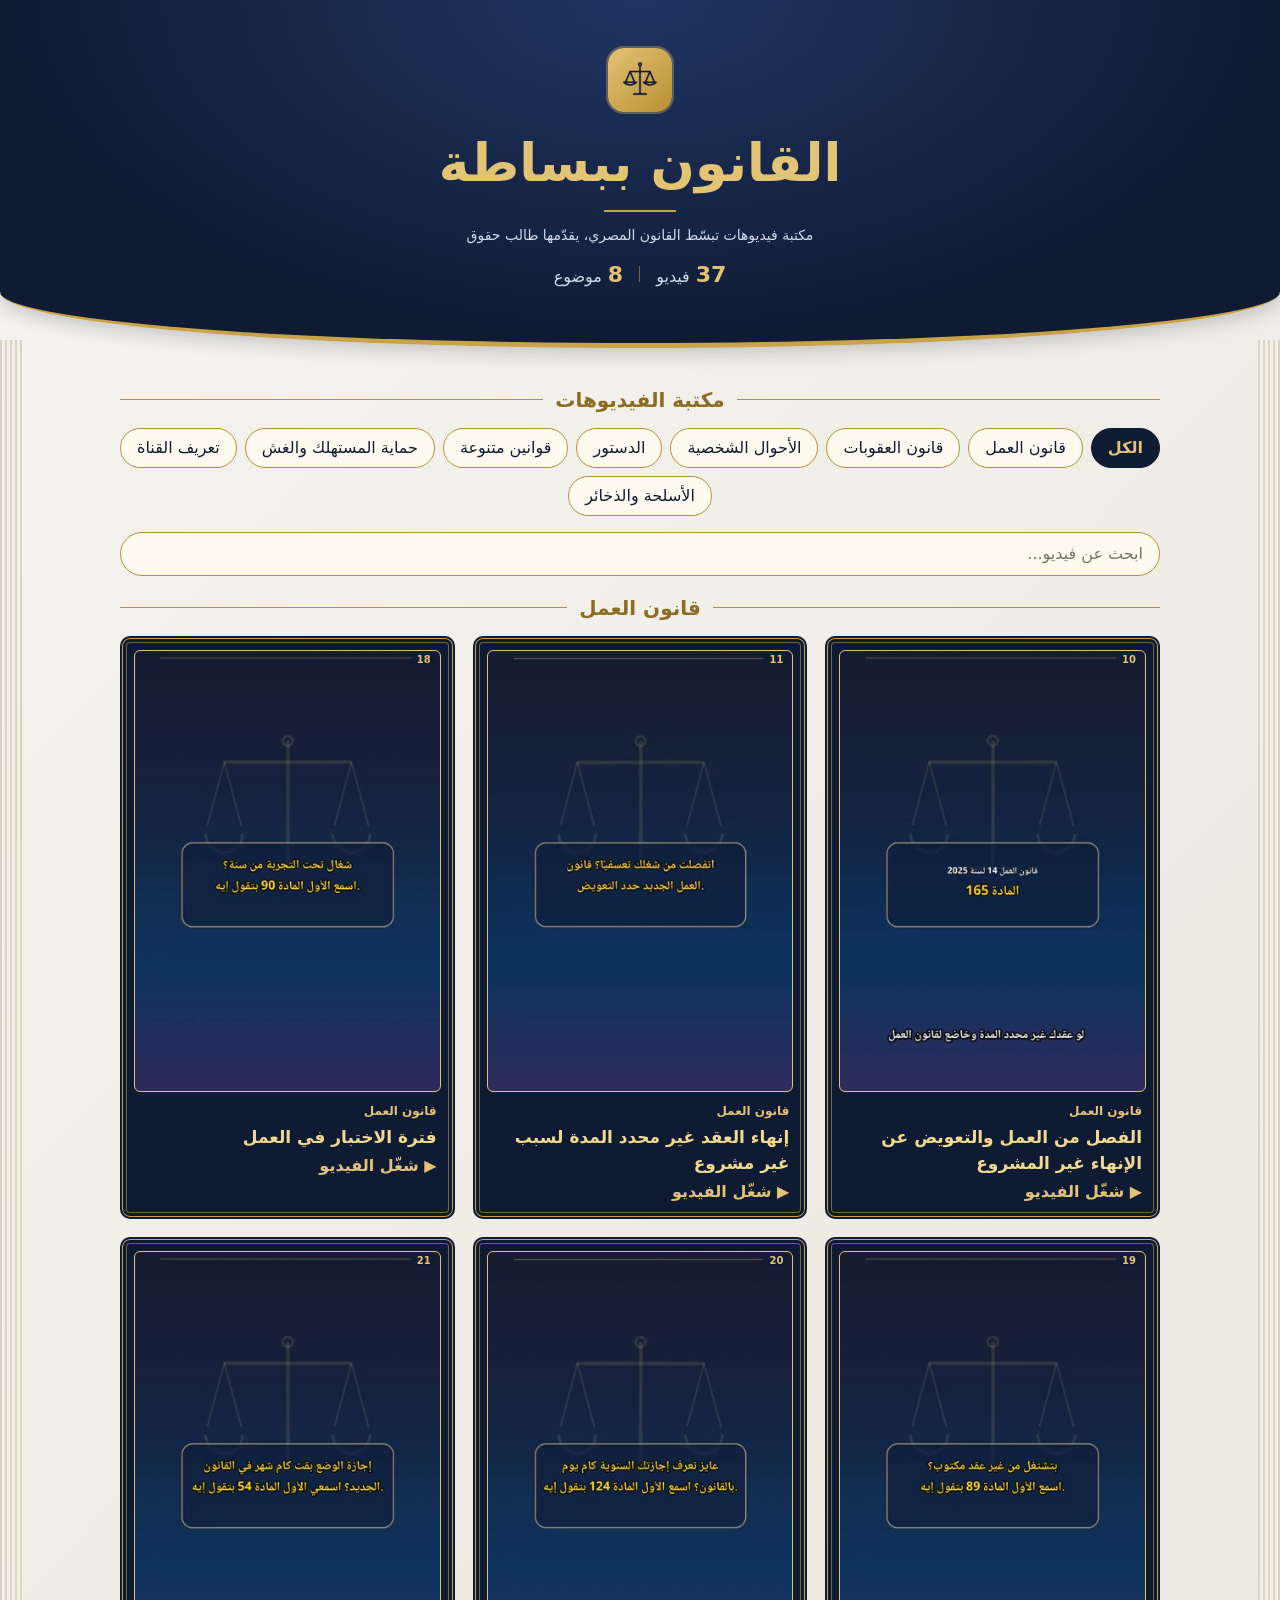
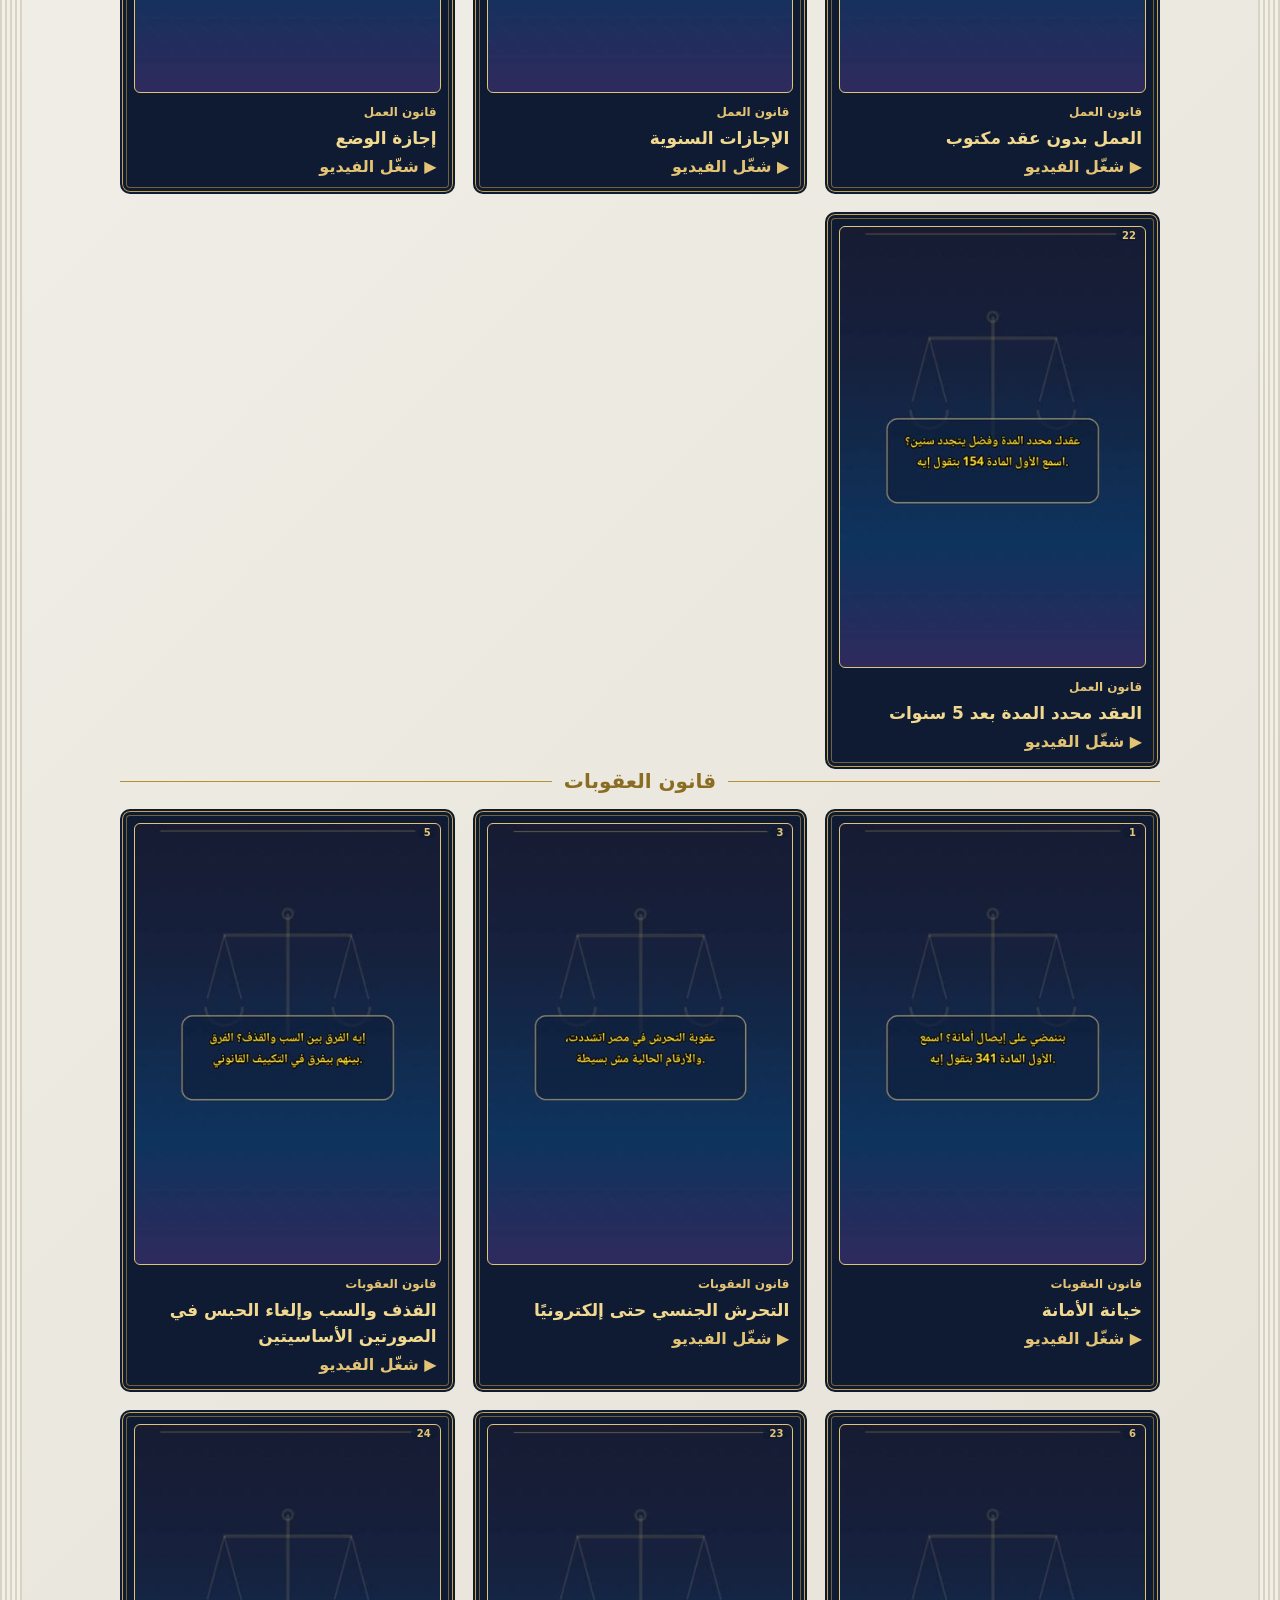
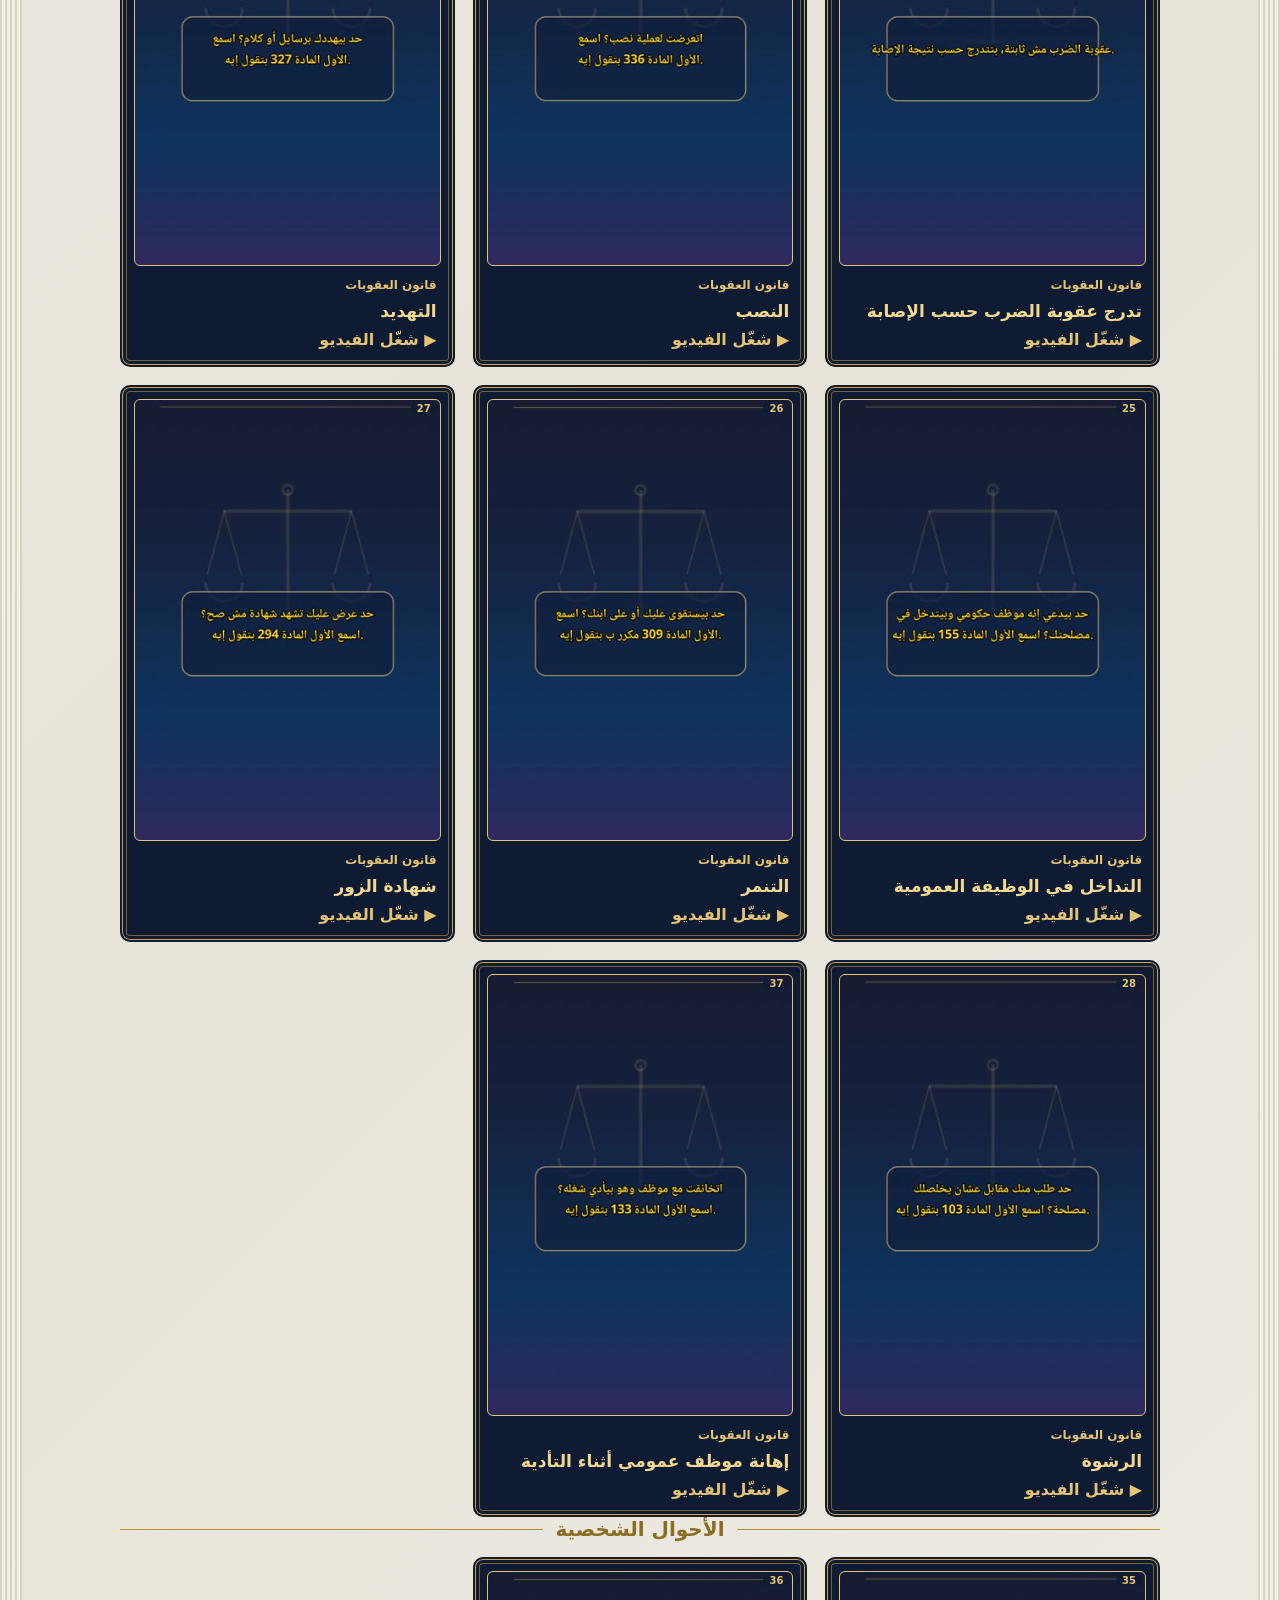
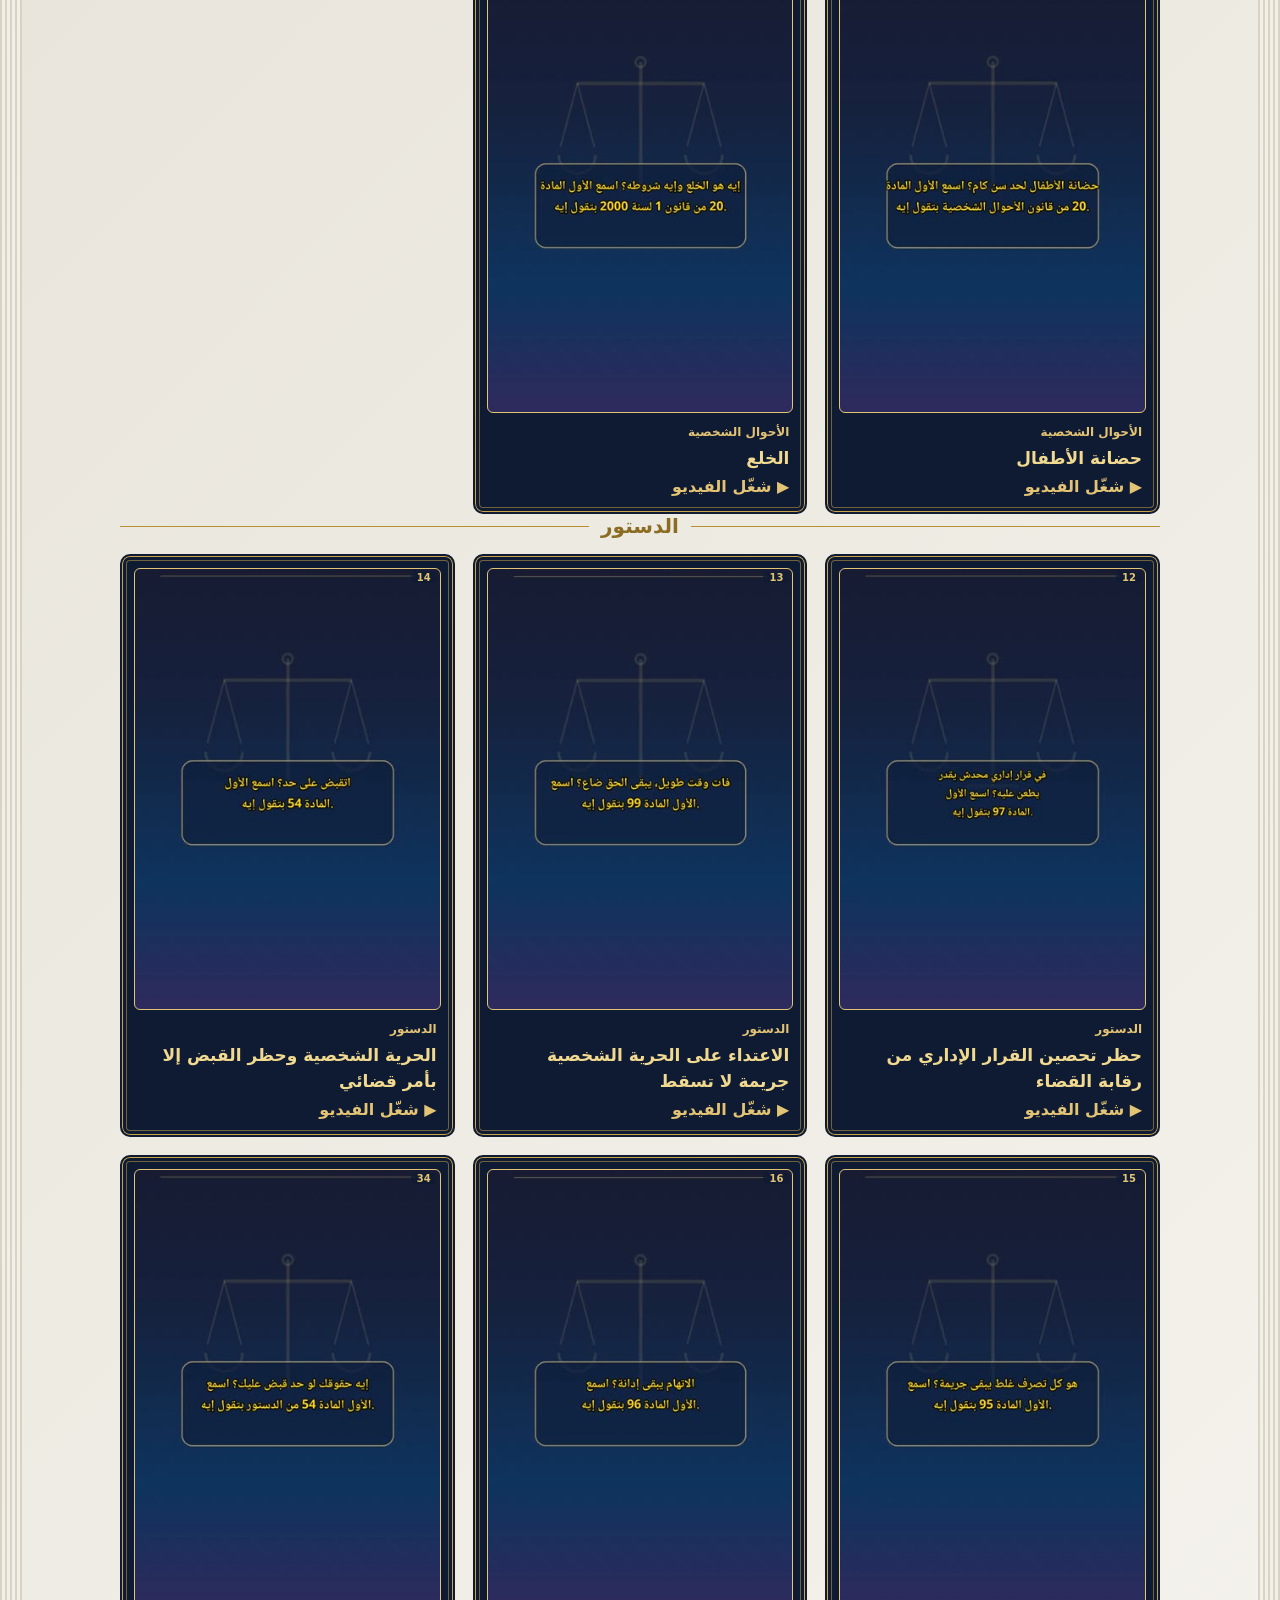
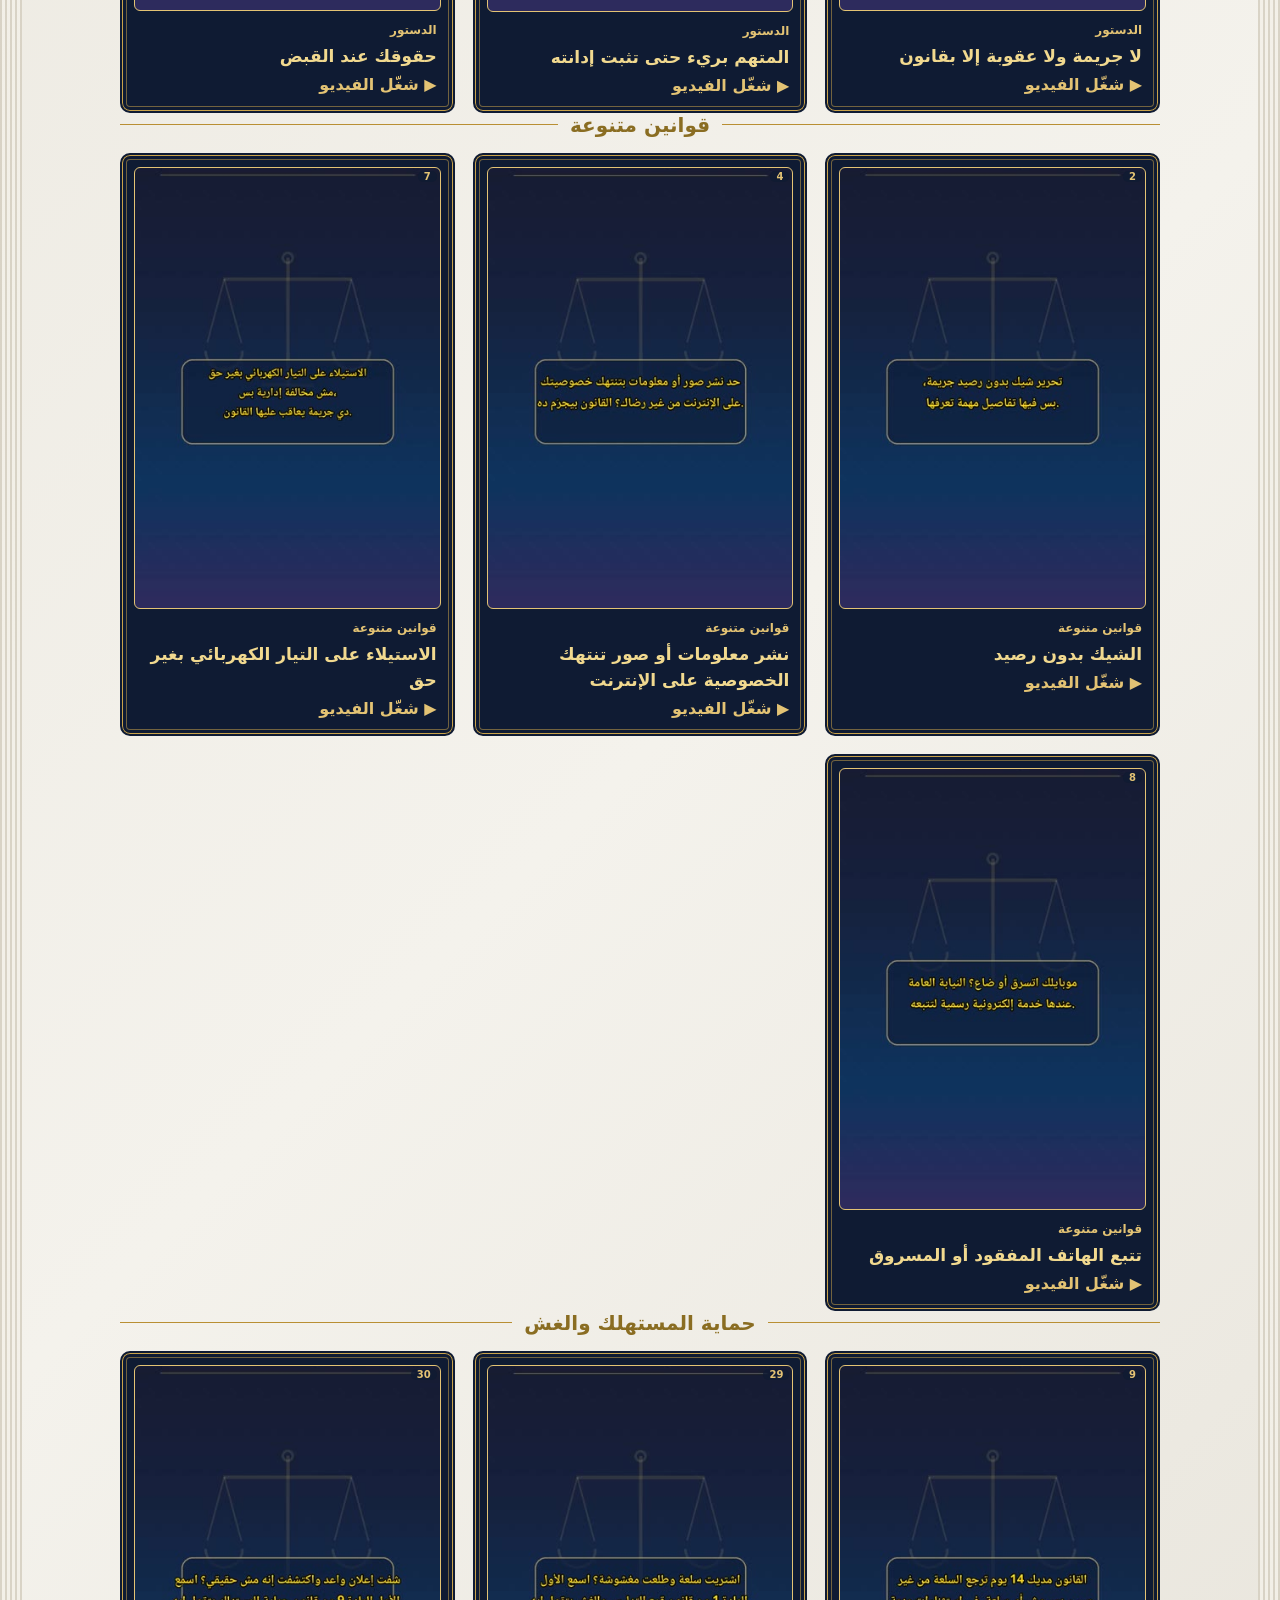
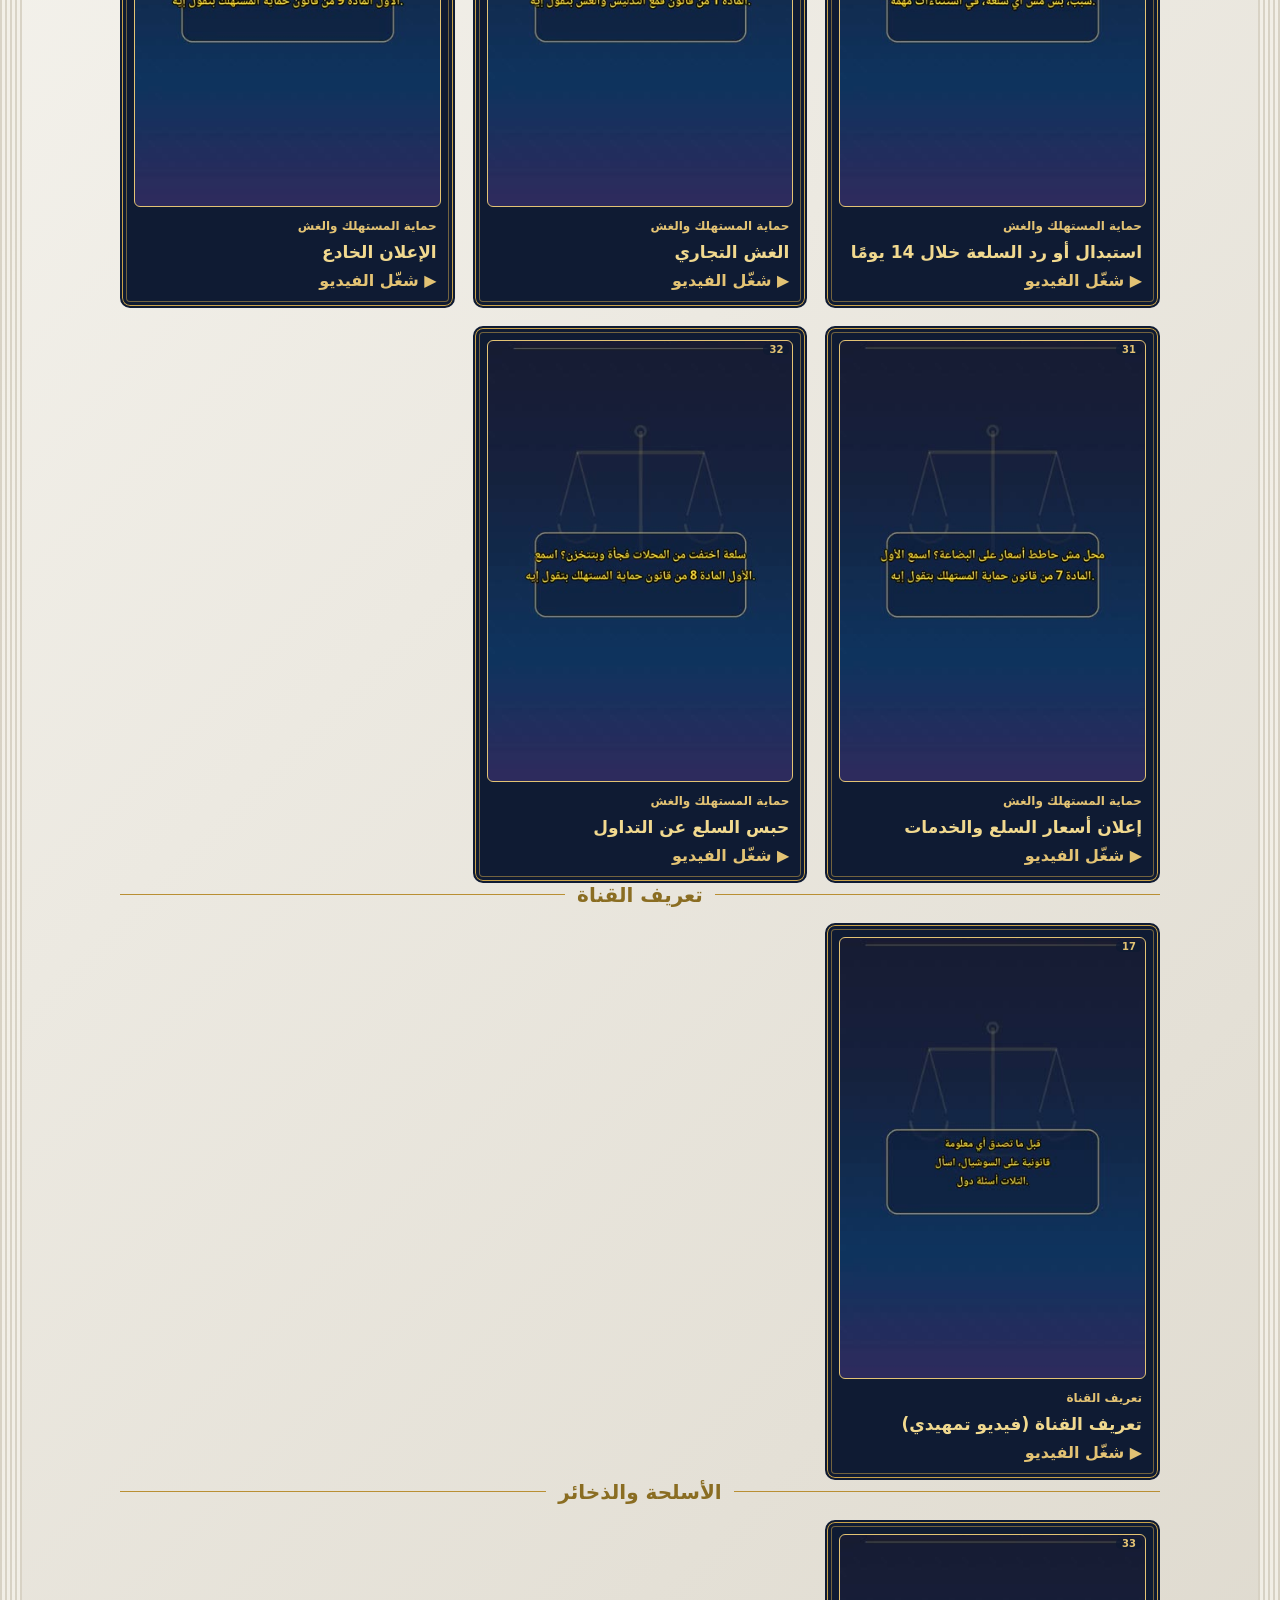
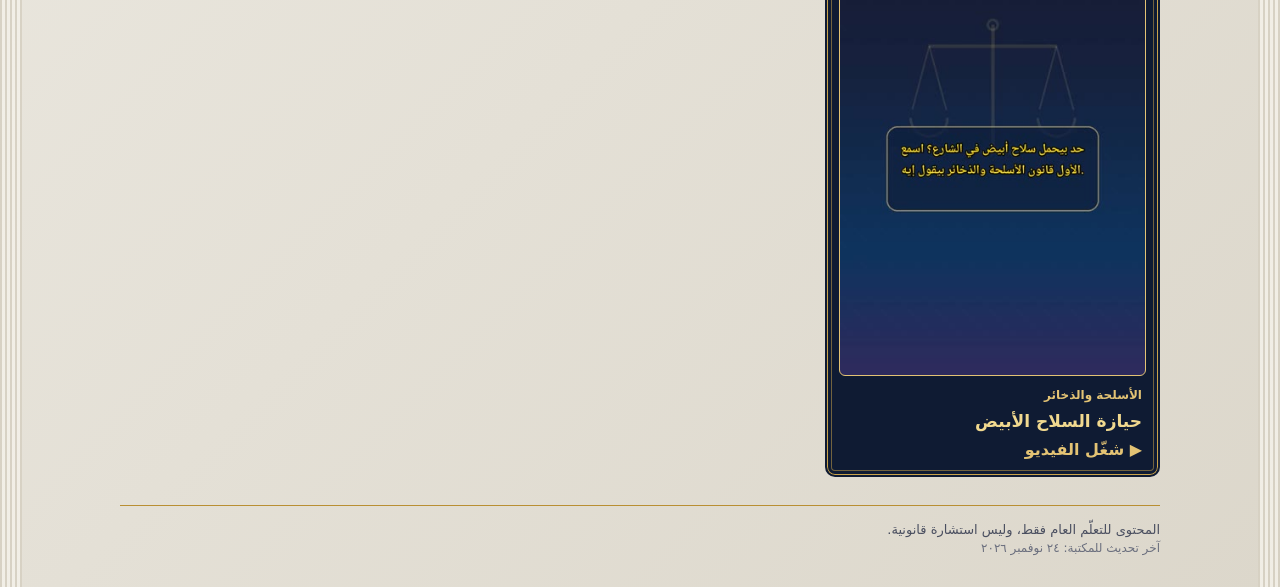
<file: index.html>
<!doctype html><html lang="ar" dir="rtl"><head><meta charset="utf-8"><meta name="viewport" content="width=device-width,initial-scale=1,viewport-fit=cover"><title>القانون ببساطة</title><meta name="theme-color" content="#0f1b33"><link rel="manifest" href="manifest.webmanifest"><link rel="icon" type="image/png" sizes="32x32" href="favicon-32.png"><link rel="apple-touch-icon" href="apple-touch-icon-180.png"><link rel="apple-touch-startup-image" media="(device-width: 430px) and (device-height: 932px) and (-webkit-device-pixel-ratio: 3) and (orientation: portrait)" href="splash-1290x2796.png"><link rel="apple-touch-startup-image" media="(device-width: 393px) and (device-height: 852px) and (-webkit-device-pixel-ratio: 3) and (orientation: portrait)" href="splash-1179x2556.png"><link rel="apple-touch-startup-image" media="(device-width: 428px) and (device-height: 926px) and (-webkit-device-pixel-ratio: 3) and (orientation: portrait)" href="splash-1284x2778.png"><link rel="apple-touch-startup-image" media="(device-width: 390px) and (device-height: 844px) and (-webkit-device-pixel-ratio: 3) and (orientation: portrait)" href="splash-1170x2532.png"><link rel="apple-touch-startup-image" media="(device-width: 375px) and (device-height: 812px) and (-webkit-device-pixel-ratio: 3) and (orientation: portrait)" href="splash-1125x2436.png"><link rel="apple-touch-startup-image" media="(device-width: 414px) and (device-height: 896px) and (-webkit-device-pixel-ratio: 3) and (orientation: portrait)" href="splash-1242x2688.png"><link rel="apple-touch-startup-image" media="(device-width: 414px) and (device-height: 896px) and (-webkit-device-pixel-ratio: 2) and (orientation: portrait)" href="splash-828x1792.png"><link rel="apple-touch-startup-image" media="(device-width: 375px) and (device-height: 667px) and (-webkit-device-pixel-ratio: 2) and (orientation: portrait)" href="splash-750x1334.png"><meta name="apple-mobile-web-app-capable" content="yes"><meta name="apple-mobile-web-app-title" content="القانون ببساطة">  <script type="module" crossorigin src="./app.js"></script>
  <link rel="stylesheet" crossorigin href="./index.css">
</head><body><div id="root"></div></body></html>
</file>
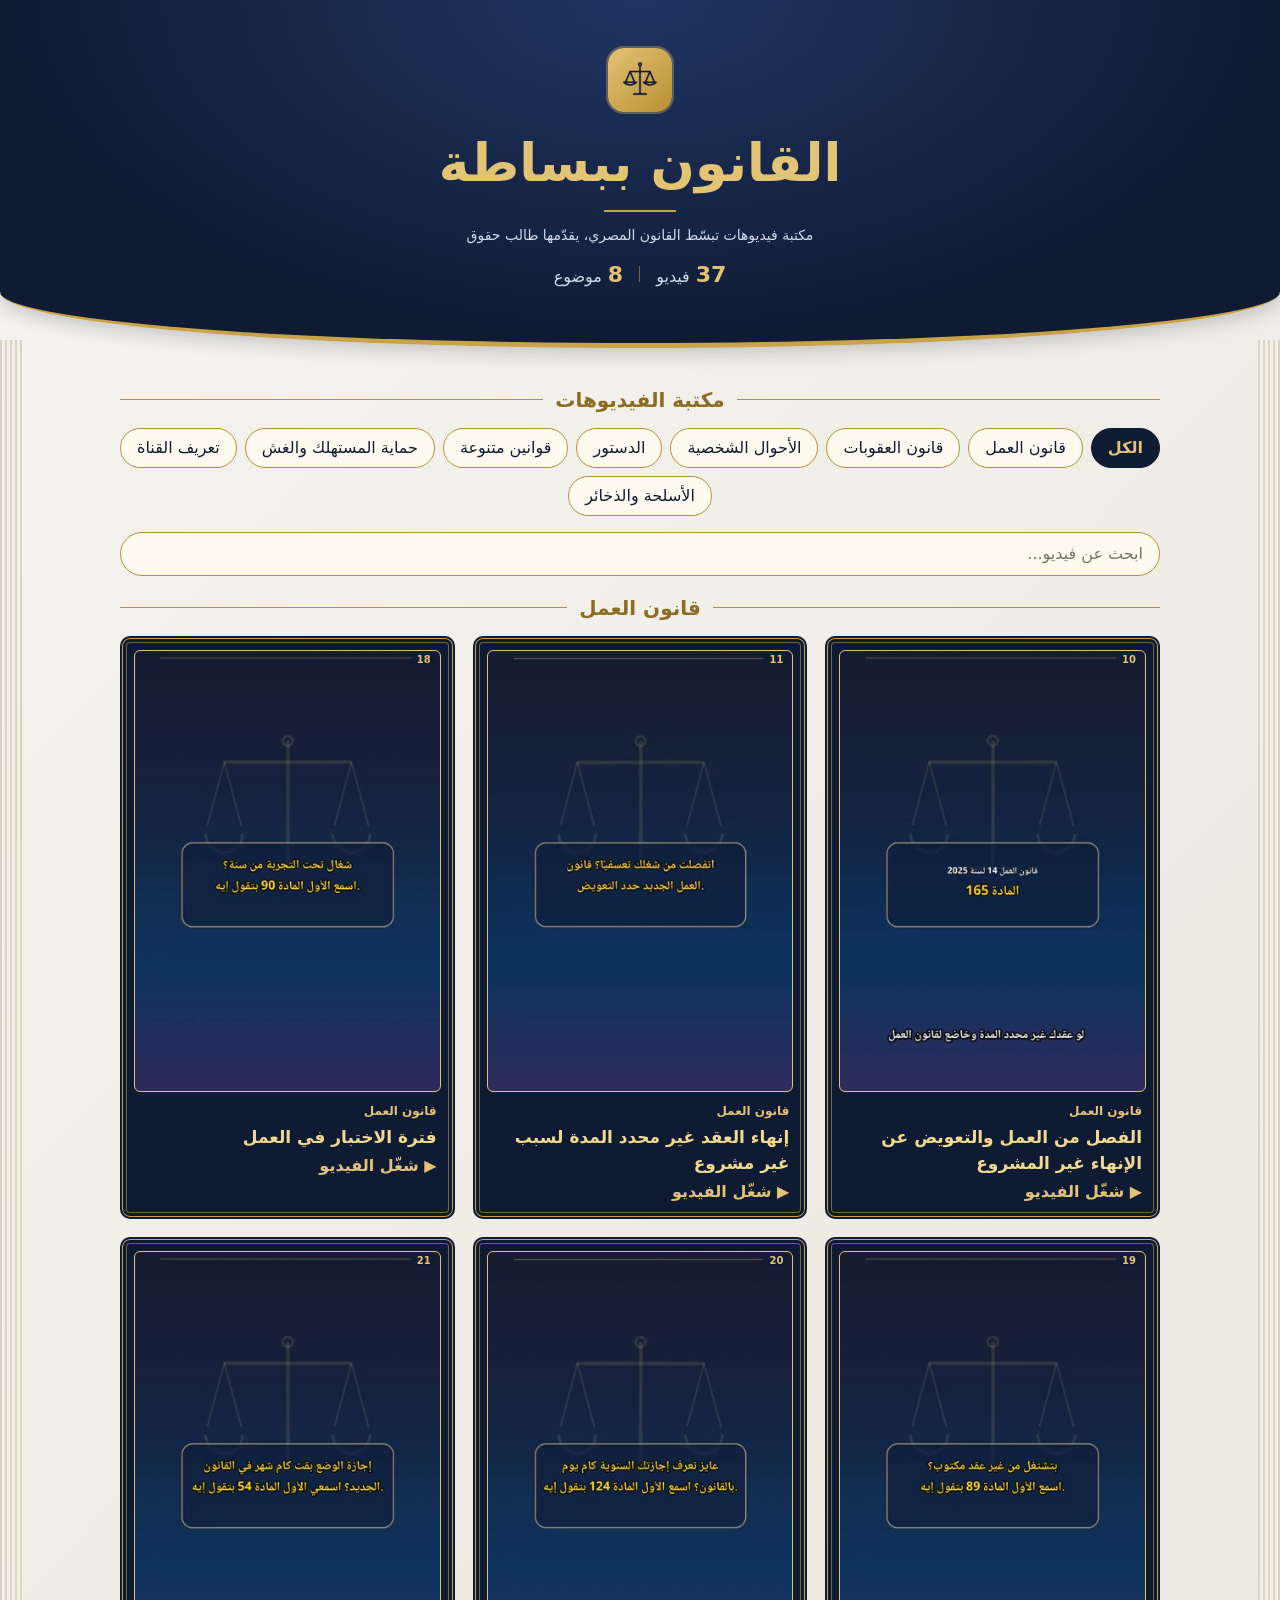
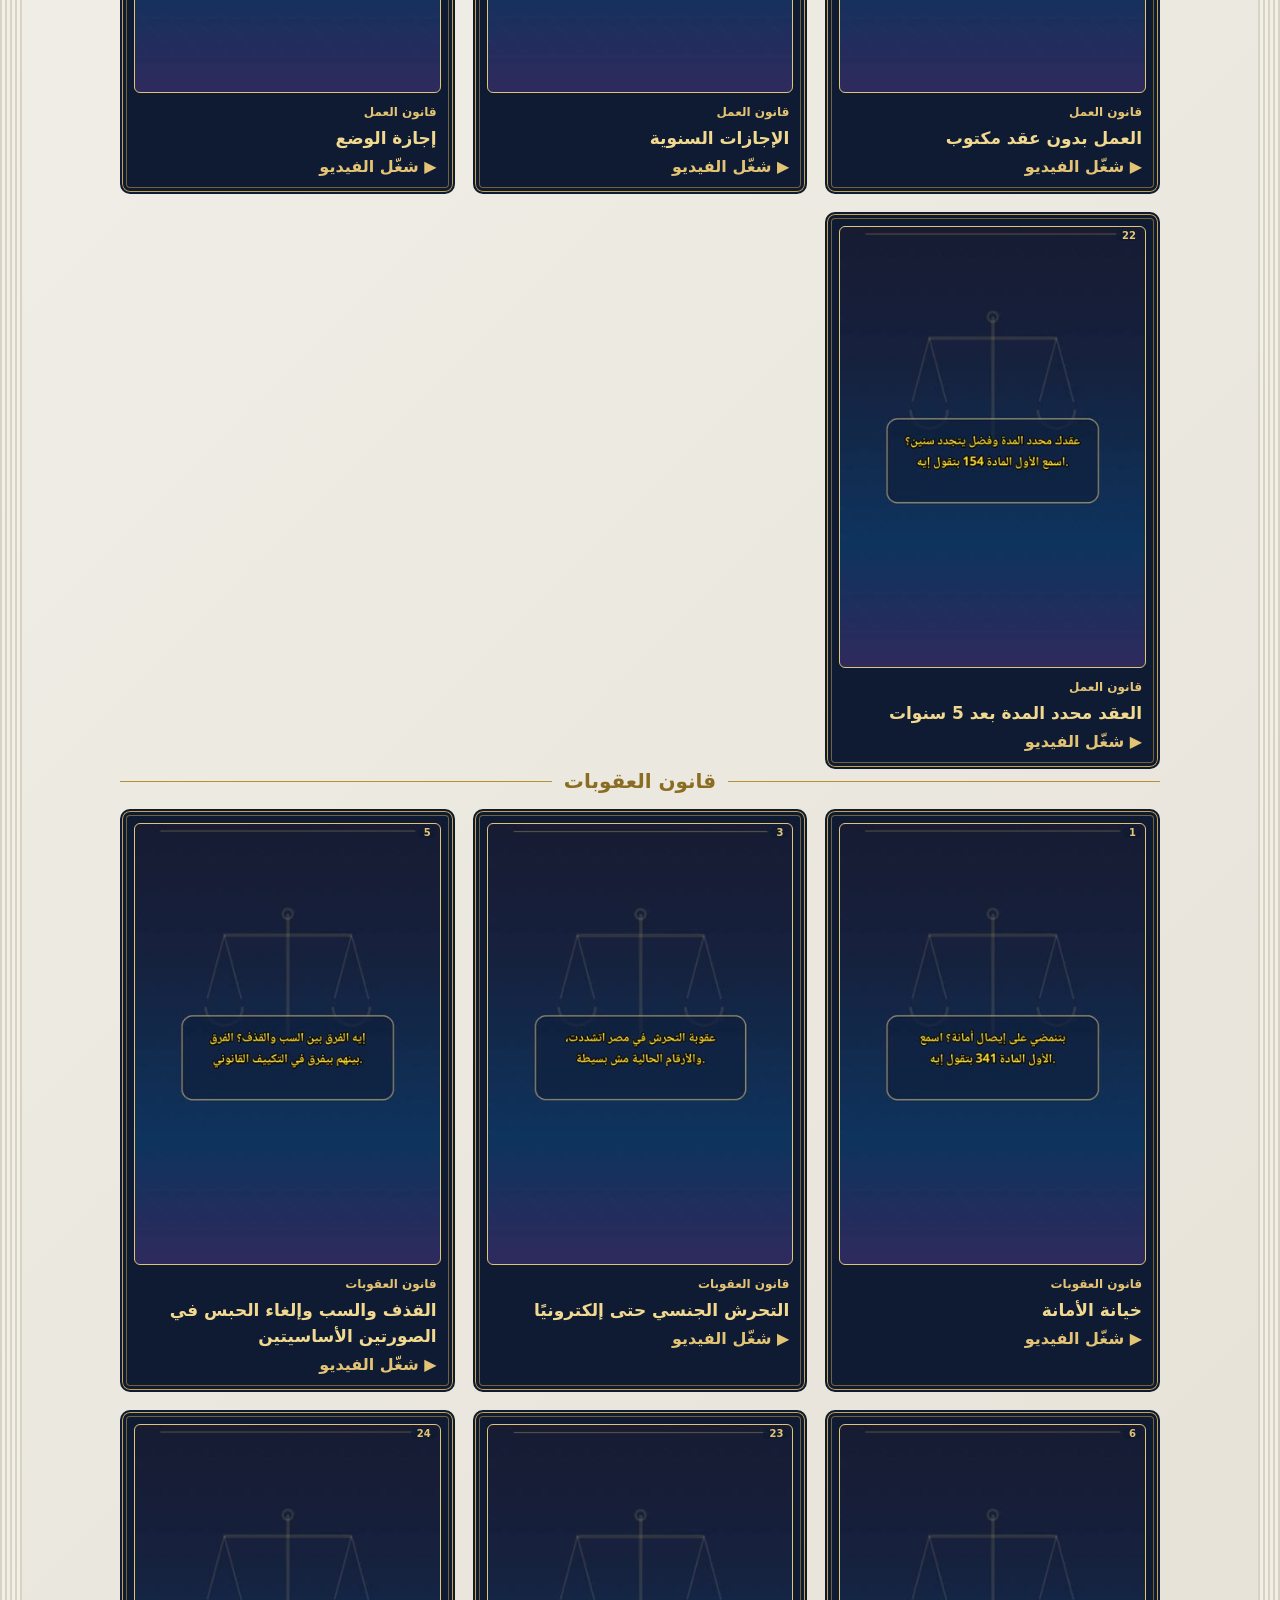
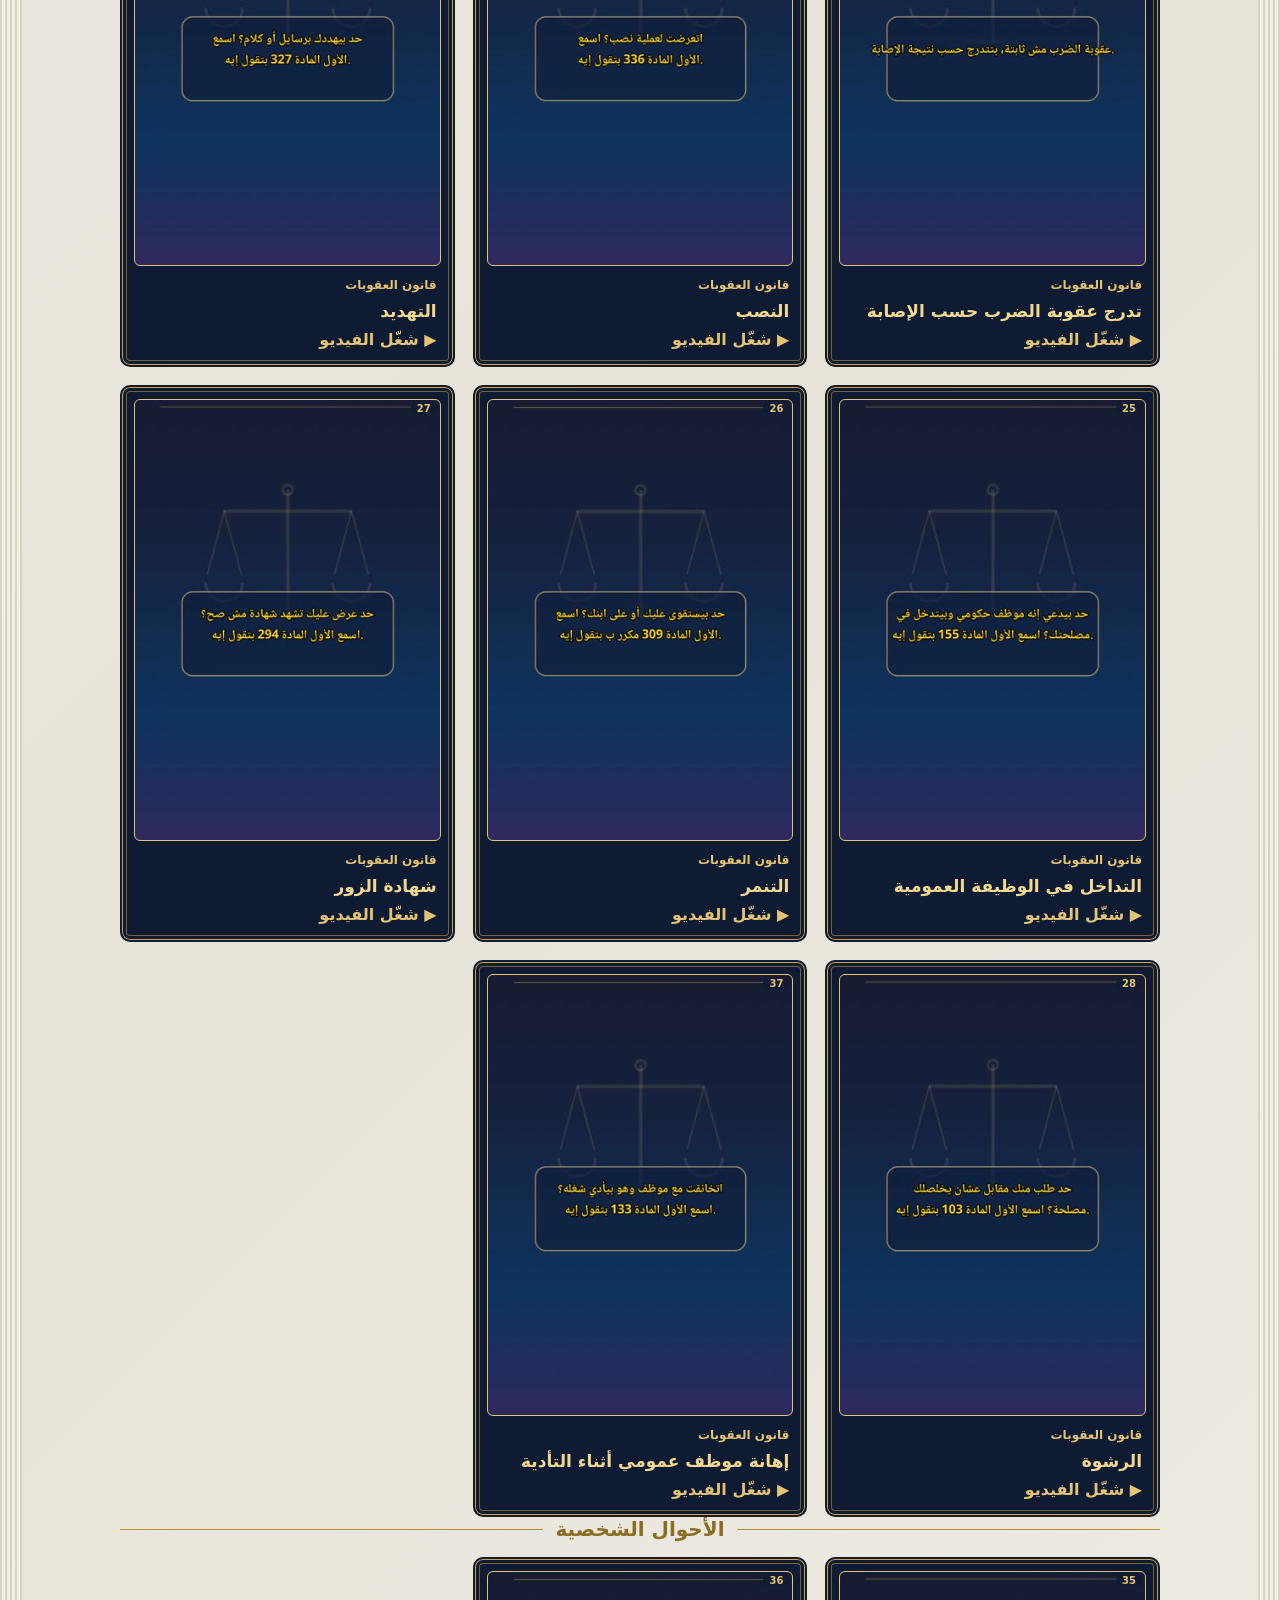
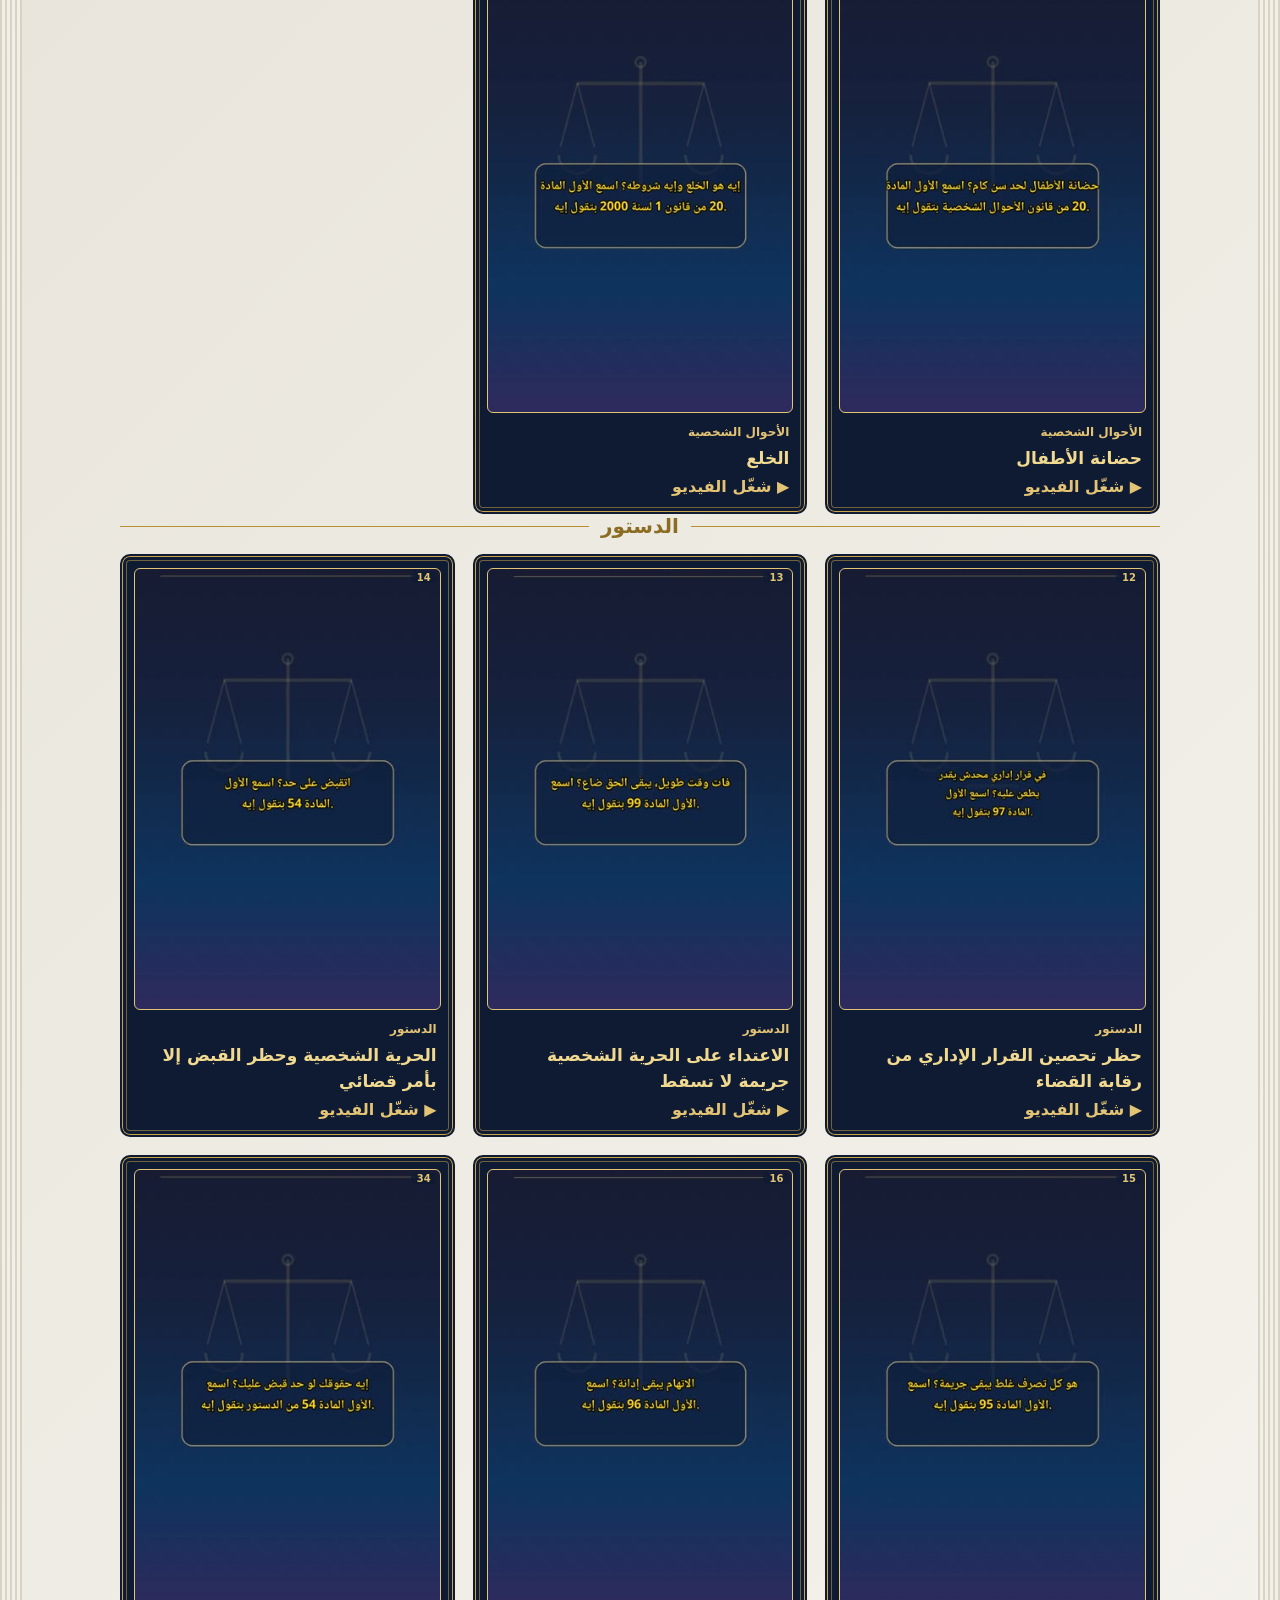
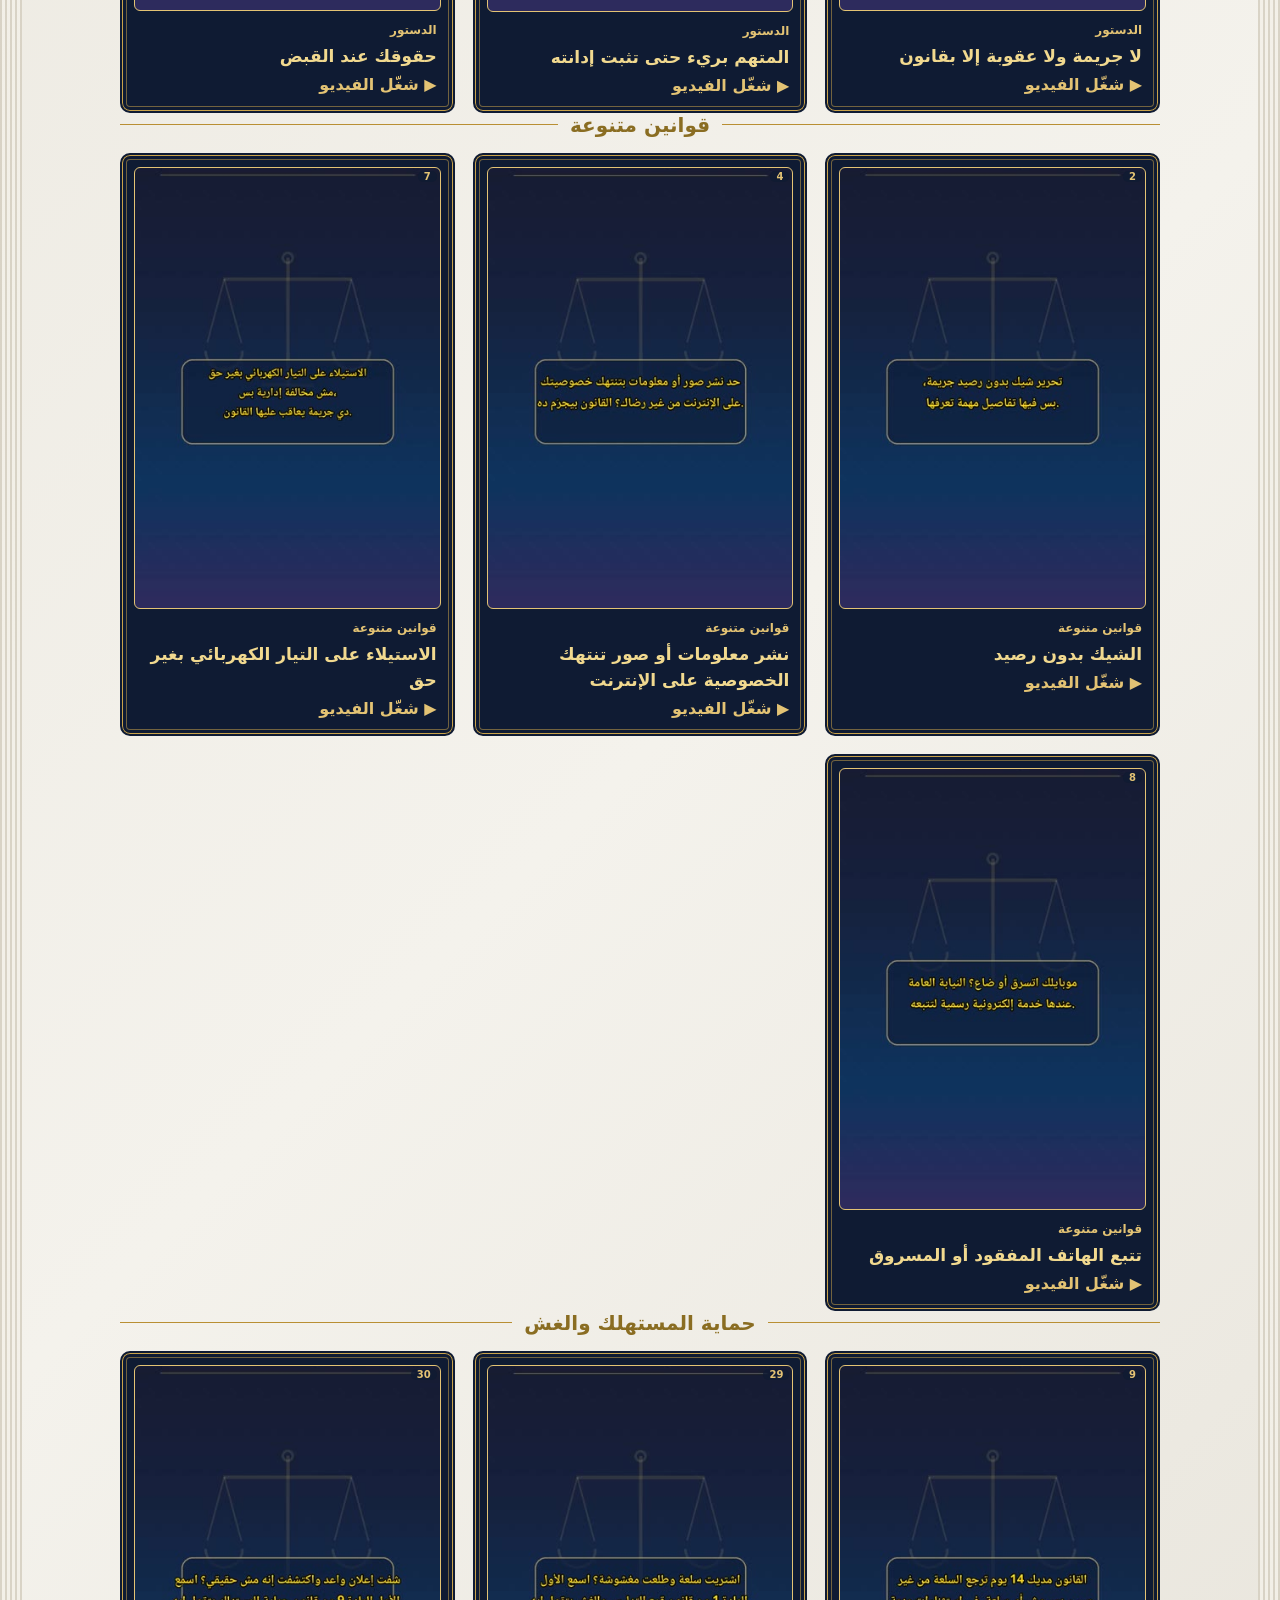
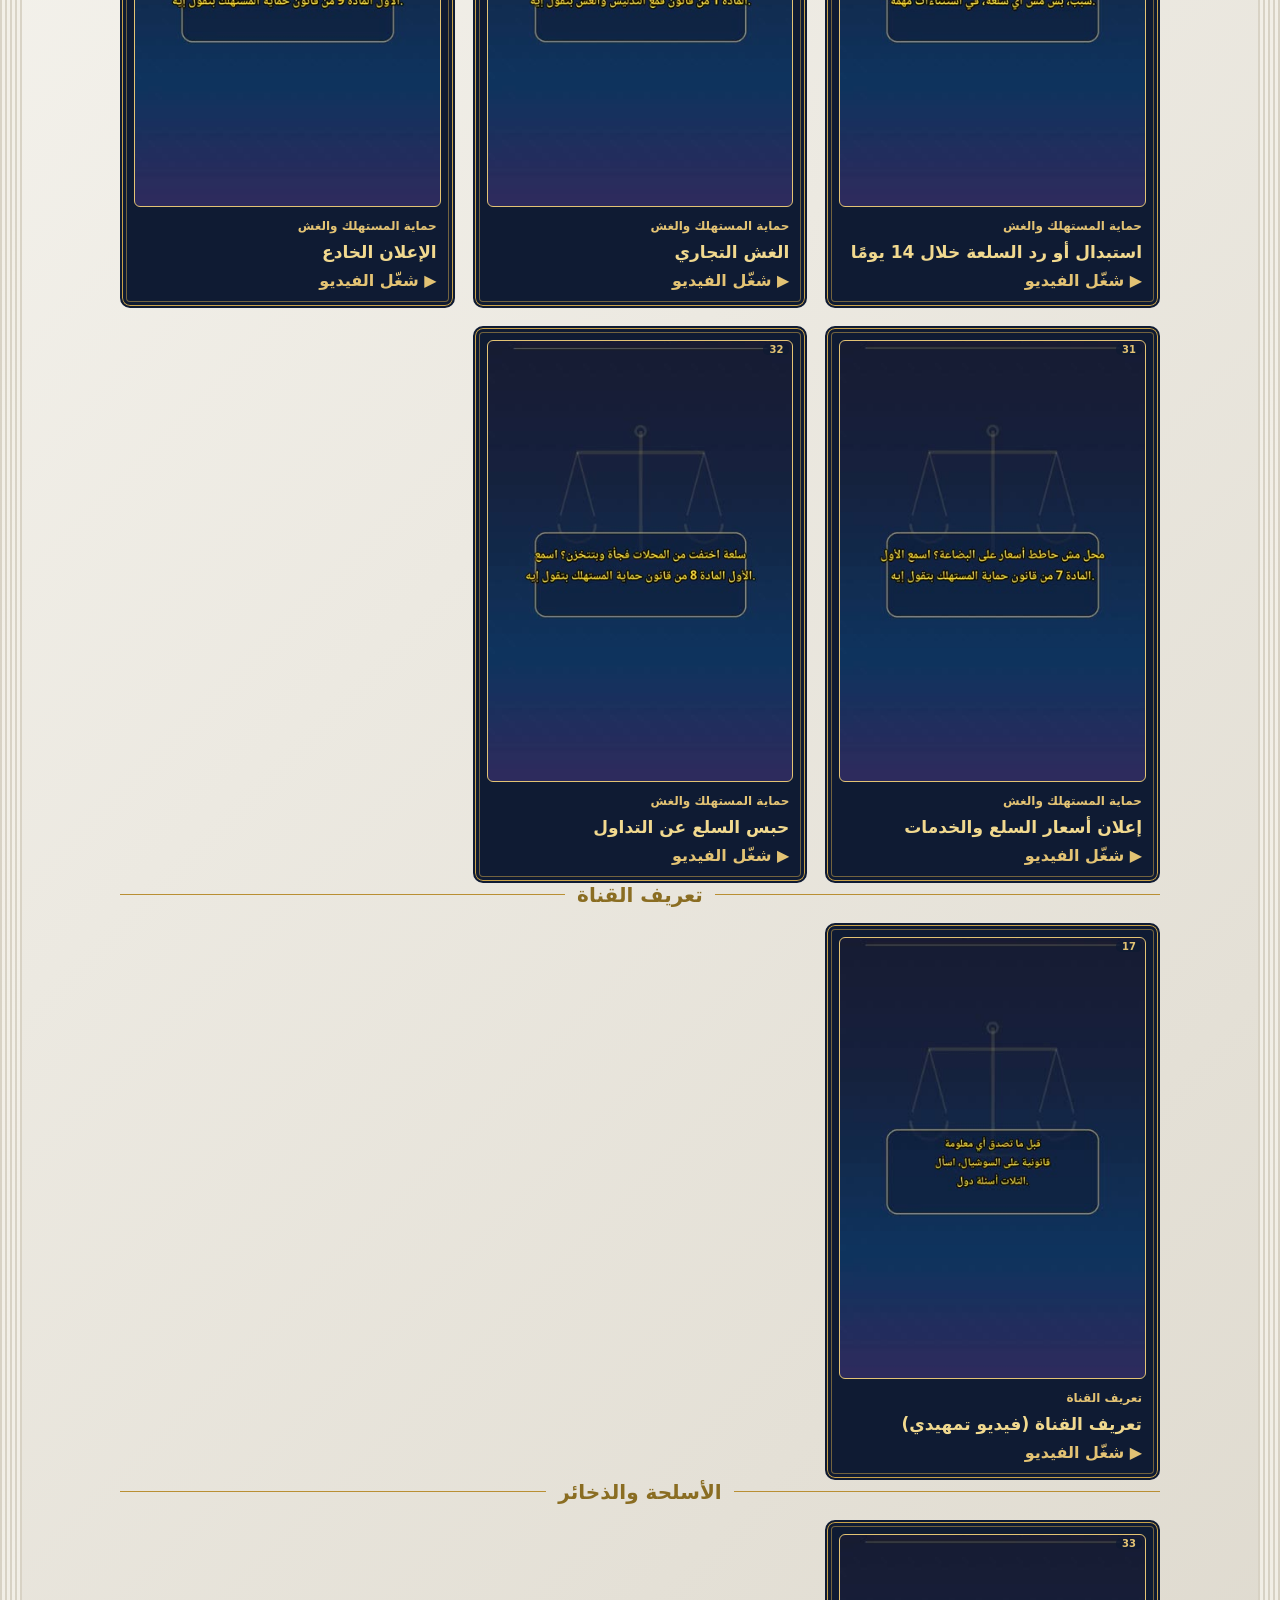
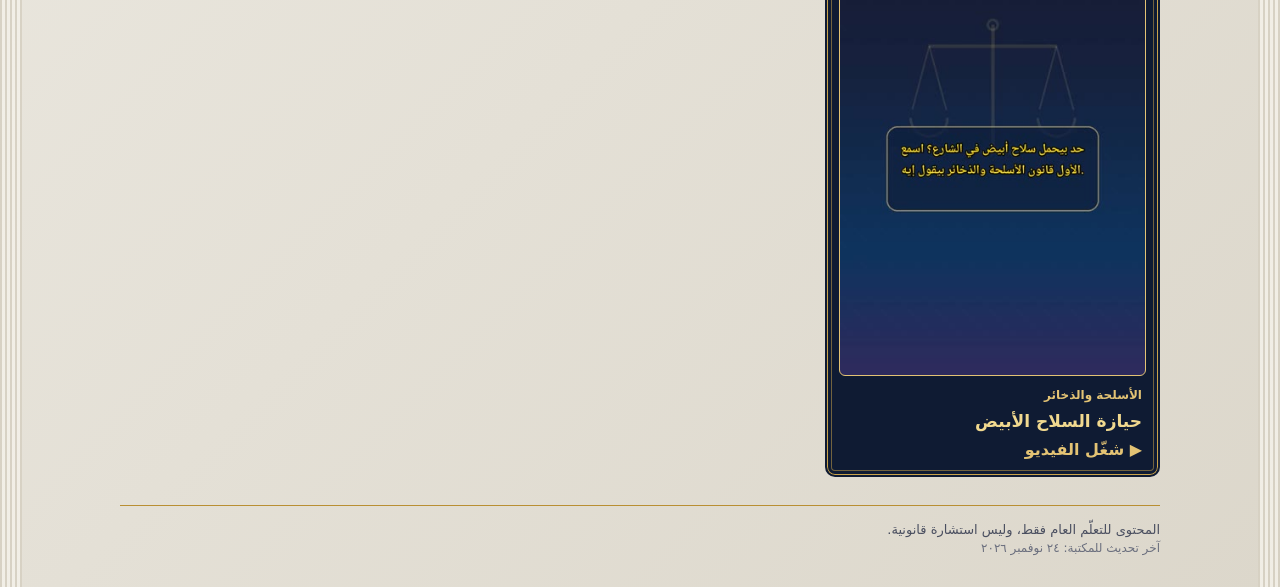
<file: 1-index.html>
<!doctype html><html lang="ar" dir="rtl"><head><meta charset="utf-8"><meta name="viewport" content="width=device-width,initial-scale=1,viewport-fit=cover"><title>القانون ببساطة</title><meta name="theme-color" content="#0b1f3a"><link rel="manifest" href="manifest.webmanifest"><link rel="icon" href="icon-192.png"><link rel="apple-touch-icon" href="icon-192.png"><meta name="apple-mobile-web-app-capable" content="yes"><meta name="apple-mobile-web-app-title" content="القانون ببساطة">  <script type="module" crossorigin src="./app.js"></script>
  <link rel="stylesheet" crossorigin href="./index.css">
</head><body><div id="root"></div></body></html>
</file>
<file: index.css>
/* القانون ببساطة - courthouse look: marble page, navy arch header, gold-framed plaques */
html,body,#root{margin:0;min-height:100%}
body{background:#e9e5db}
.nv{font-family:system-ui,Segoe UI,Tahoma,sans-serif;color:#0f1b33;min-height:100vh;position:relative;
 background:linear-gradient(135deg,#f6f4ef,#e7e3d9 38%,#f4f2ec 68%,#dcd7cb)}
/* column strips on both sides */
.nv:before,.nv:after{content:"";position:absolute;top:300px;bottom:0;width:14px;
 background:repeating-linear-gradient(90deg,#d6d0c2 0 2px,#f3f0e8 2px 5px);opacity:.9;pointer-events:none}
.nv:before{right:0}.nv:after{left:0}
/* arched navy header */
.nv-hero{position:relative;text-align:center;padding:34px 20px 44px;background:radial-gradient(ellipse at top,#1f3562,#0f1b33 72%);
 border-bottom:5px solid #c9a24a;border-radius:0 0 50% 50% / 0 0 38px 38px;color:#fff;box-shadow:0 6px 18px #0f1b3333}
.nv-seal{width:64px;height:64px;margin:0 auto 12px;border:0;border-radius:16px;display:block;box-shadow:0 0 0 2px #e3c37455}
.nv-title{margin:0;font-weight:700;font-size:36px;line-height:1.5;color:#e3c374;letter-spacing:0}
.nv-rule{width:72px;height:2px;background:#c9a24a;margin:8px auto 12px}
.nv-sub{margin:0 auto 14px;max-width:440px;color:#d3dbec;font-size:14px;line-height:1.7}
.nv-stats{display:flex;justify-content:center;align-items:baseline;gap:6px;color:#d3dbec;margin-bottom:0}
.nv-stats strong{color:#e3c374;font-size:22px;font-weight:600}
.nv-stats i{width:1px;height:16px;background:#c9a24a88;margin:0 10px;align-self:center}
.nv-cta{display:inline-flex;align-items:center;min-height:44px;padding:0 24px;border-radius:999px;background:#c9a24a;color:#0f1b33;font-weight:600;text-decoration:none}
.nv-main{position:relative;z-index:1;padding:26px 28px 24px;max-width:1040px;margin:0 auto}
/* gold ruled section heading */
.nv-h2{margin:0 0 16px;font-weight:700;font-size:20px;color:#8a6d22;display:flex;align-items:center;gap:12px}
.nv-h2:before,.nv-h2:after{content:"";flex:1;height:1px;background:#b98f33}
.nv-chips{display:flex;flex-wrap:wrap;gap:8px;margin-bottom:16px;justify-content:center}
.nv-chip{min-height:40px;padding:0 16px;border-radius:999px;border:1px solid #b98f33;background:#fffaf0;color:#0f1b33;font:inherit;cursor:pointer}
.nv-chip.is-on{background:#0f1b33;color:#e3c374;border-color:#0f1b33;font-weight:600}
.nv-search{width:100%;box-sizing:border-box;min-height:44px;margin:0 0 20px;padding:0 16px;border-radius:999px;border:1px solid #b98f33;background:#fffaf0;color:#0f1b33;font:inherit}
.nv-search::placeholder{color:#7a7360}
.nv-empty{color:#4a4f60}
.nv-grid{display:grid;grid-template-columns:1fr;gap:14px}
/* navy plaque with double gold frame */
.nv-card{display:flex;flex-direction:row;gap:12px;background:#0f1b33;color:#fff;border:2px solid #0f1b33;border-radius:10px;
 box-shadow:inset 0 0 0 1px #c9a24a,inset 0 0 0 4px #0f1b33,inset 0 0 0 5px #c9a24a88;overflow:hidden;text-decoration:none}
.nv-card:hover,.nv-card:focus-visible{box-shadow:inset 0 0 0 1px #e3c374,inset 0 0 0 4px #0f1b33,inset 0 0 0 5px #e3c374}
.nv-poster{position:relative;flex:0 0 64px;align-self:center;margin:10px 0 10px 0;margin-inline-start:10px;aspect-ratio:9 / 16;
 background:linear-gradient(160deg,#26417a,#0f1b33);background-size:cover;background-position:center;border:1px solid #e3c374;border-radius:6px;display:grid;place-items:center}
.nv-play{width:26px;height:26px;border-radius:50%;background:#c9a24acc;color:#0f1b33;display:grid;place-items:center;font-size:10px;padding-inline-start:2px}
.nv-no{position:absolute;top:3px;inset-inline-start:3px;color:#e3c374;font-weight:600;font-size:10px;background:#0f1b33cc;border-radius:5px;padding:0 6px}
.nv-info{padding:16px 0;padding-inline-end:16px;display:flex;flex-direction:column;gap:6px;justify-content:center}
.nv-tag{color:#e3c374;font-size:12px;font-weight:600}
.nv-vt{margin:0;font-size:17px;line-height:26px;font-weight:700;color:#f1d98f}
.nv-watch{color:#d3dbec;font-size:.92rem;font-weight:600;white-space:nowrap}
.nv-note{margin:28px 0 4px;padding-top:16px;border-top:1px solid #b98f33;color:#4a4f60;font-size:13px}
.nv-foot{margin:0;color:#6b6f7e;font-size:12px}
@media (min-width:768px){
 .nv-hero{padding:48px 20px 56px;border-radius:0 0 50% 50% / 0 0 56px 56px}
 .nv-title{font-size:52px}
 .nv-main{padding:40px 48px 32px}
 .nv:before,.nv:after{width:22px;top:340px}
 .nv-grid{grid-template-columns:1fr 1fr 1fr;gap:18px}
 .nv-card{flex-direction:column;gap:0}
 .nv-poster{flex:none;align-self:stretch;margin:12px 12px 0;aspect-ratio:9 / 13;background-position:50% 45%}
 .nv-info{padding:12px 16px 16px}
}
@media (max-width:359px){.nv-watch{font-size:.8rem}.nv-poster{flex-basis:88px}}
.nv-card.is-open{grid-column:1 / -1;flex-direction:column}
.nv-card.is-open .nv-info{padding:14px;align-items:center;text-align:center}
.nv-card.is-open .nv-poster{display:none}
.nv-player{width:100%;max-width:340px;aspect-ratio:9 / 16;background:#000;border-radius:8px;margin:12px auto 0;display:block;border:1px solid #e3c374}
.nv-btn{font:inherit;background:none;border:0;padding:0;text-align:start;cursor:pointer;color:#e3c374;font-weight:600}
.nv-card.is-open .nv-btn{text-align:center}
.nv-card.is-off{opacity:.8}
.nv-soon{color:#aab4cc!important;font-weight:400!important}
</file>
